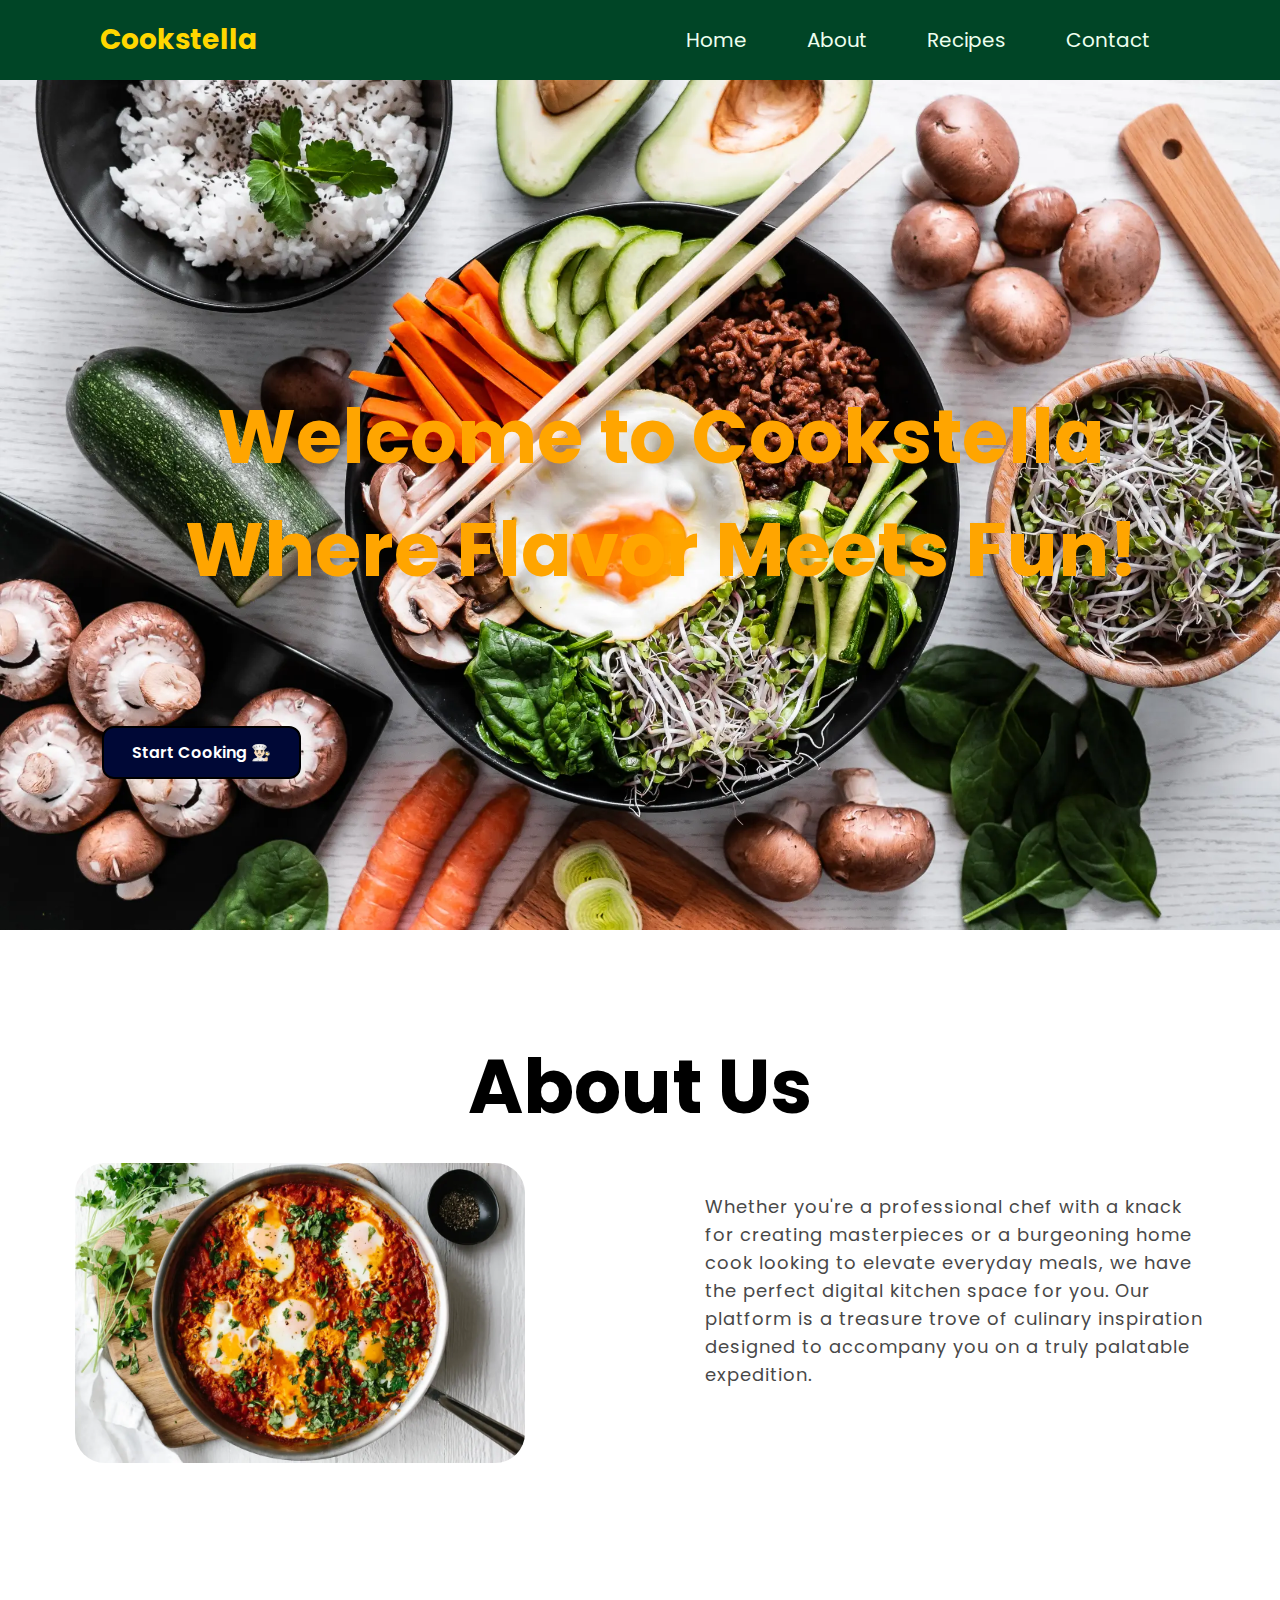
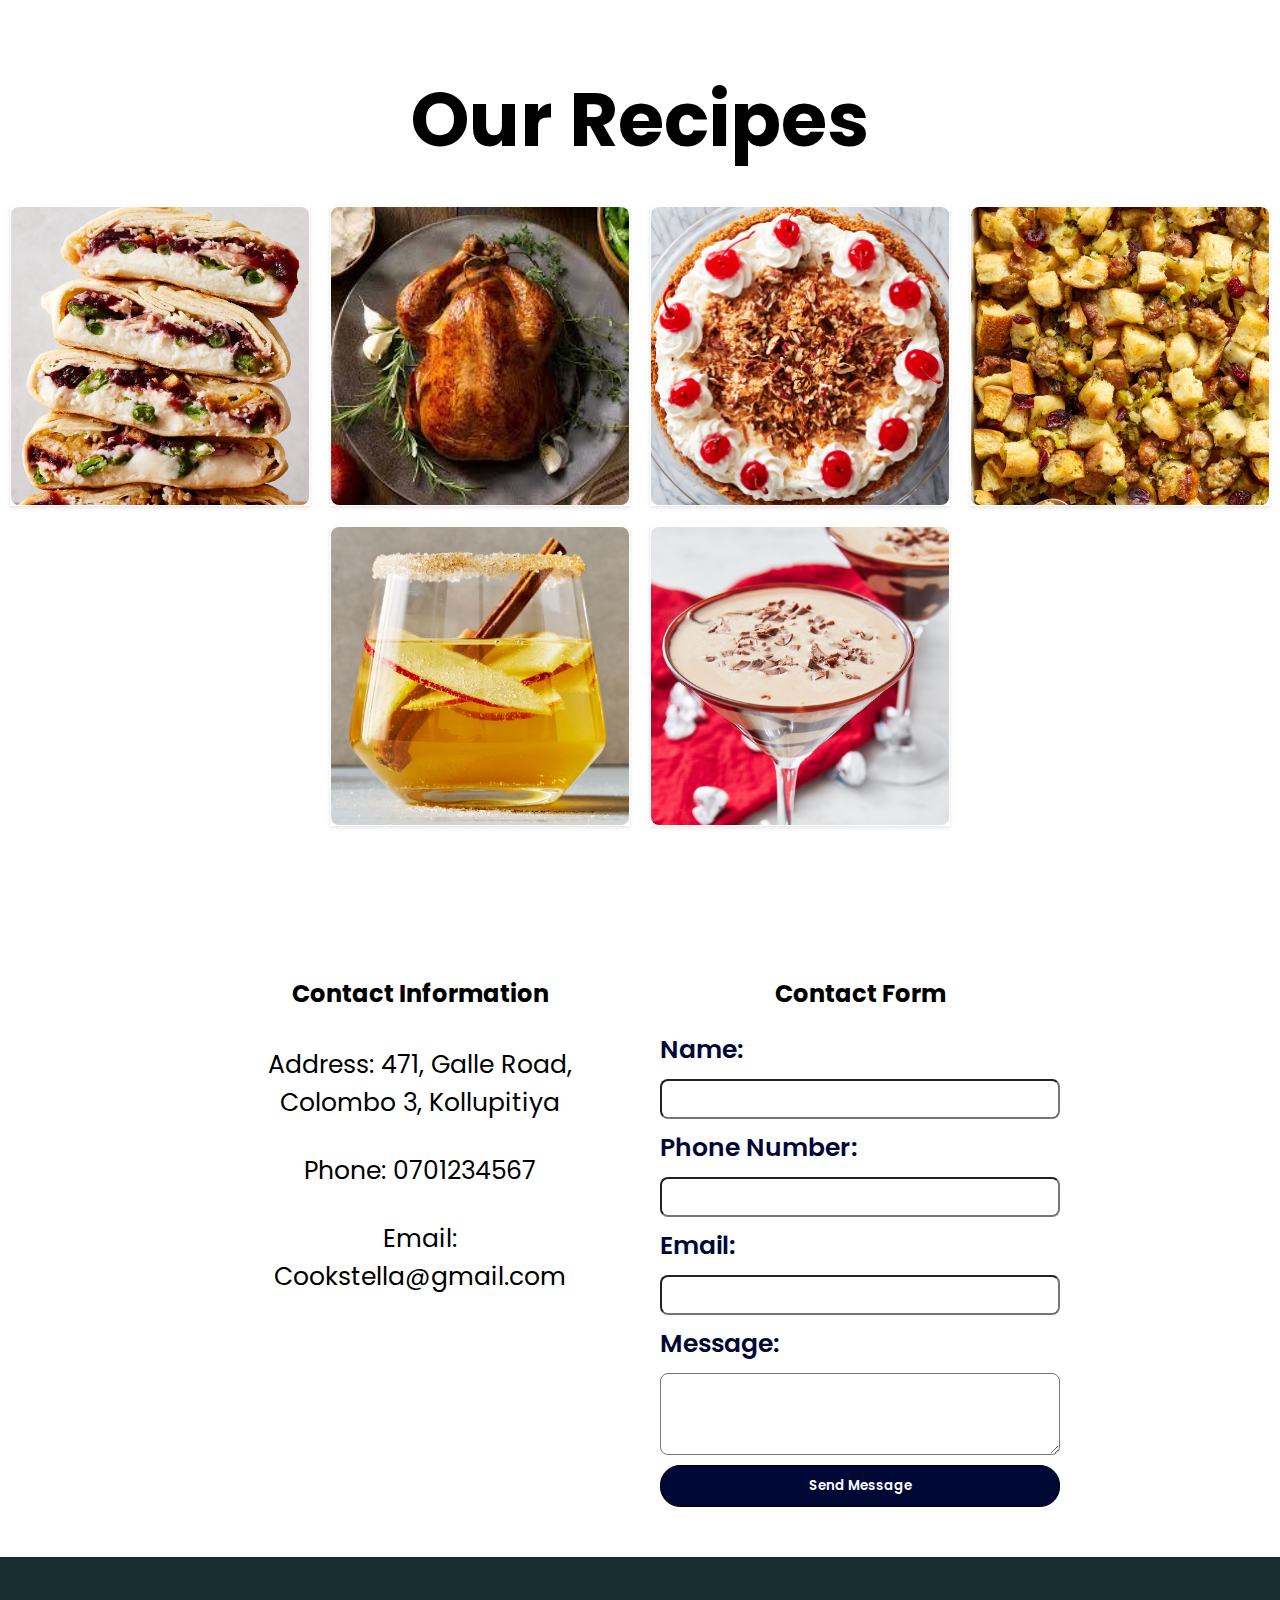
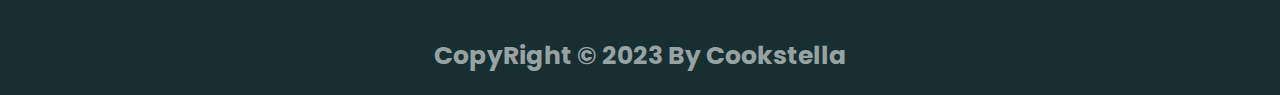
<file: index.html>
<!DOCTYPE html>
<html lang="en">
  <head>
    <meta charset="UTF-8" />
    <meta name="viewport" content="width=device-width, initial-scale=1.0" />
    <link rel="preconnect" href="https://fonts.googleapis.com" />
    <link rel="preconnect" href="https://fonts.gstatic.com" crossorigin />
    <link
      href="https://fonts.googleapis.com/css2?family=Poppins:wght@200;300;400;500;600;700;800;900&display=swap"
      rel="stylesheet"
    />
    <link
      rel="stylesheet"
      href="https://cdnjs.cloudflare.com/ajax/libs/font-awesome/6.4.0/css/all.min.css"
      integrity="sha512-iecdLmaskl7CVkqkXNQ/ZH/XLlvWZOJyj7Yy7tcenmpD1ypASozpmT/E0iPtmFIB46ZmdtAc9eNBvH0H/ZpiBw=="
      crossorigin="anonymous"
      referrerpolicy="no-referrer"
    />
    <link rel="icon" type="image/x-icon" href="/images/favicon.ico">

    <link rel="stylesheet" href="./style.css" />
    <title>Cookstella</title>
  </head>
  <body>
    <header>
      <div class="logo">Cookstella</div>
      <div class="nav-bar">
        <ul>
          <li><a href="#Home">Home</a></li>
          <li><a href="#About">About</a></li>
          <li><a href="#Recipes">Recipes</a></li>
          <li><a href="#Contact">Contact</a></li>
        </ul>
      </div>
    </header>
    <div class="home-page">
      <div class="content">
        <h1>Welcome to Cookstella  Where Flavor Meets Fun!</h1>
        <div class="btn"><a href="#Recipes">Start Cooking 👨🏻‍🍳</a></div>
      </div>
    </div>

    <section class="about" id="About">
      <h2>About Us</h2>
      <div class="about-content">
        <img src="./assets/About.webp" alt="" />
        <div class="about-text">
          <p>
            Whether you're a professional chef with a knack for creating masterpieces or a burgeoning home cook looking to elevate everyday meals, we have the perfect digital kitchen space for you. Our platform is a treasure trove of culinary inspiration designed to accompany you on a truly palatable expedition.
          </p>
        </div>
      </div>
    </section>

    <div class="recipe" id="Recipes">
      <h2>Our Recipes</h2>
      <div class="recipe-box">
        <div class="card">
          <img src="./assets/image1.jpg" alt="Crunchwrap" />
          <div class="content">
            <h3>Crunchwrap Recipe</h3>
            <p>
              Tasty, portable tortilla bundle with layers of savory fillings.
            </p>
            <button>
              <a href="./Crunchwrap.html" target="_blank">View Recipe</a>
            </button>
          </div>
        </div>
        <div class="card">
          <img src="./assets/image2.jpg" alt="Turkey Recipes" />
          <div class="content">
            <h3>Turkey Recipes</h3>
            <p>
              Roasted turkey, herbs, and spices create a flavorful holiday
              centerpiece.
            </p>
            <button>
              <a href="./Turkey.html" target="_blank">View Recipe</a>
            </button>
          </div>
        </div>
        <div class="card">
          <img
            src="./assets/image3.jpg"
            alt="Million-Dollar Pie
          "
          />
          <div class="content">
            <h3>Million-Dollar Pie</h3>
            <p>
              Decadent, creamy pie with pineapple, coconut, and a graham crust.
            </p>
            <button>
              <a href="./Million-Dollar-Pie.html" target="_blank"
                >View Recipe</a
              >
            </button>
          </div>
        </div>
        <div class="card">
          <img
            src="./assets/image4.jpg"
            alt="Sausage Stuffing
          "
          />
          <div class="content">
            <h3>Sausage Stuffing</h3>
            <p>
              Savory blend of sausage, herbs, and bread for classic holiday
              stuffing.
            </p>
            <button>
              <a href="./Sausage_Stuffing.html" target="_blank">View Recipe</a>
            </button>
          </div>
        </div>
        <div class="card">
          <img
            src="./assets/image5.jpg"
            alt="Sparkling Apple Cider Sangria
          "
          />
          <div class="content">
            <h3>Sparkling Apple Cider Sangria</h3>
            <p>
              Envision an effervescent and fruity sangria</p>
            <button>
              <a href="./Apple .html" target="_blank">View Recipe</a>
            </button>
          </div>
        </div>
        <div class="card">
          <img
            src="./assets/image6.jpg"
            alt="Chocolate Martini
          "
          />
          <div class="content">
            <h3>Chocolate Martini</h3>
            <p>
              Indulgent cocktail blending vodka, chocolate liqueur, and a sweet
              garnish.
            </p>
            <button>
              <a href="./Chocolate_Martini.html" target="_blank">View Recipe</a>
            </button>
          </div>
        </div>
      </div>
    </div>

    <div class="contact" id="Contact">
      <div class="contact-info">
        <h2>Contact Information</h2>
        <p><span>Address:</span> 471, Galle Road, Colombo 3, Kollupitiya</p>
        <p><span>Phone:</span> 0701234567</p>
        <p><span>Email:</span> Cookstella@gmail.com</p>
      </div>
      <div class="contact-form">
        <h2>Contact Form</h2>
        <form method="post">
          <label for="name">Name:</label>
          <input type="text" name="name" id="name" required />
          <label for="Phone">Phone Number:</label>
          <input type="text" name="name" id="name" required />
          <label for="email">Email:</label>
          <input type="email" name="email" id="email" required />
          <label for="message">Message:</label>
          <textarea name="message" id="message" required></textarea>
          <button type="submit">Send Message</button>
        </form>
      </div>
    </div>
    <footer>
      <div class="social-icons">
        <a href="#" class="social-icon"> <i class="fab fa-facebook"></i> </a>
        <a href="#" class="social-icon"> <i class="fab fa-twitter"></i> </a>
        <a href="#" class="social-icon"> <i class="fab fa-instagram"></i> </a>
      </div>
      <h5>CopyRight © 2023 By Cookstella </h5>

    </footer>
  </body>
</html>
</file>
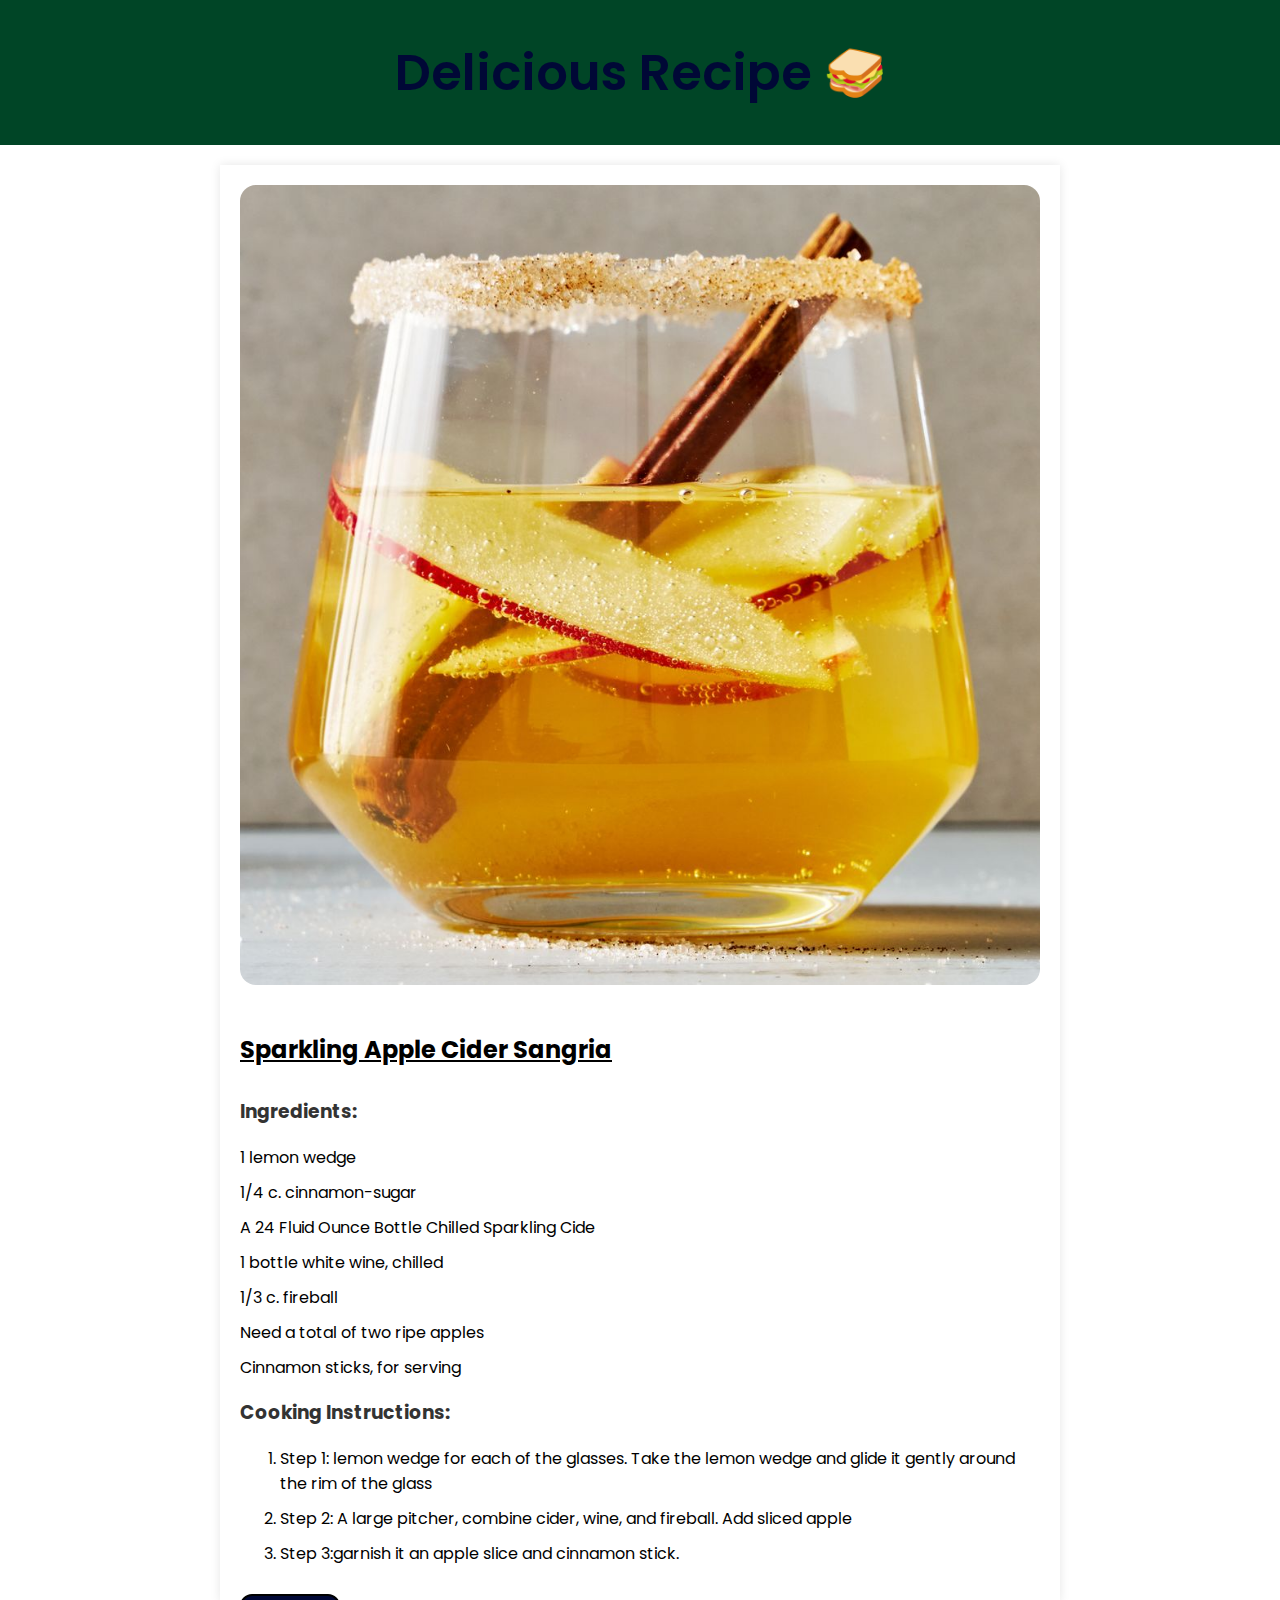
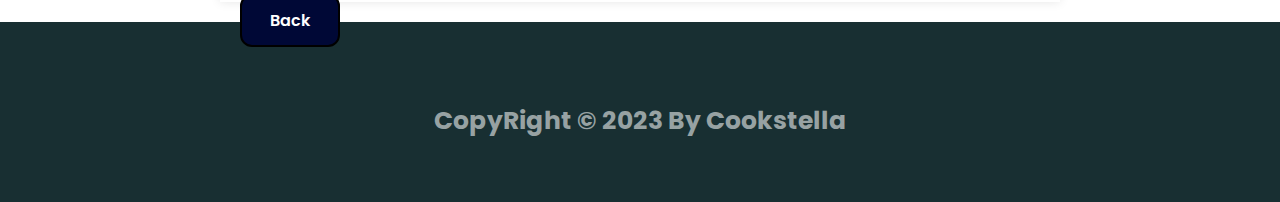
<file: Apple .html>
<!DOCTYPE html>
<html lang="en">
  <head>
    <meta charset="UTF-8" />
    <meta name="viewport" content="width=device-width, initial-scale=1.0" />
    <link rel="preconnect" href="https://fonts.googleapis.com" />
    <link rel="preconnect" href="https://fonts.gstatic.com" crossorigin />
    <link
      href="https://fonts.googleapis.com/css2?family=Poppins:wght@200;300;400;500;600;700;800;900&display=swap"
      rel="stylesheet"
    />
    <link
      rel="stylesheet"
      href="https://cdnjs.cloudflare.com/ajax/libs/font-awesome/6.4.0/css/all.min.css"
      integrity="sha512-iecdLmaskl7CVkqkXNQ/ZH/XLlvWZOJyj7Yy7tcenmpD1ypASozpmT/E0iPtmFIB46ZmdtAc9eNBvH0H/ZpiBw=="
      crossorigin="anonymous"
      referrerpolicy="no-referrer"
    />
    <link rel="icon" type="image/x-icon" href="/images/favicon.ico" />
    <link rel="stylesheet" href="./style2.css" />
    <title>Recipe Page</title>
  </head>
  <body>
    <header>
      <h1>Delicious Recipe 🥪</h1>
    </header>

    <div class="recipe-container">
      <img
        src="./assets/image5.jpg"
        alt="Sparkling Apple Cider Sangria
      "
      />

      <h2>Sparkling Apple Cider Sangria</h2>

      <h3>Ingredients:</h3>
      <ul>
        <li>1 lemon wedge</li>
        <li>1/4 c. cinnamon-sugar</li>
        <li>A 24 Fluid Ounce Bottle Chilled Sparkling Cide</li>
        <li>1 bottle white wine, chilled</li>
        <li>1/3 c. fireball</li>
        <li>Need a total of two ripe apples</li>
        <li>Cinnamon sticks, for serving</li>
      </ul>

      <h3>Cooking Instructions:</h3>
      <ol>
        <li>
          Step 1: lemon wedge for each of the glasses. Take the lemon wedge and
          glide it gently around the rim of the glass
        </li>
        <li>
          Step 2: A large pitcher, combine cider, wine, and fireball. Add sliced
          apple
        </li>
        <li>Step 3:garnish it an apple slice and cinnamon stick.</li>
      </ol>
      <div class="btn"><a href="./index.html">Back</a></div>
    </div>
    <footer>
      <div class="social-icons">
        <a href="#" class="social-icon"> <i class="fab fa-facebook"></i> </a>
        <a href="#" class="social-icon"> <i class="fab fa-twitter"></i> </a>
        <a href="#" class="social-icon"> <i class="fab fa-instagram"></i> </a>
      </div>
      <h5>CopyRight © 2023 By Cookstella</h5>
    </footer>
  </body>
</html>
</file>
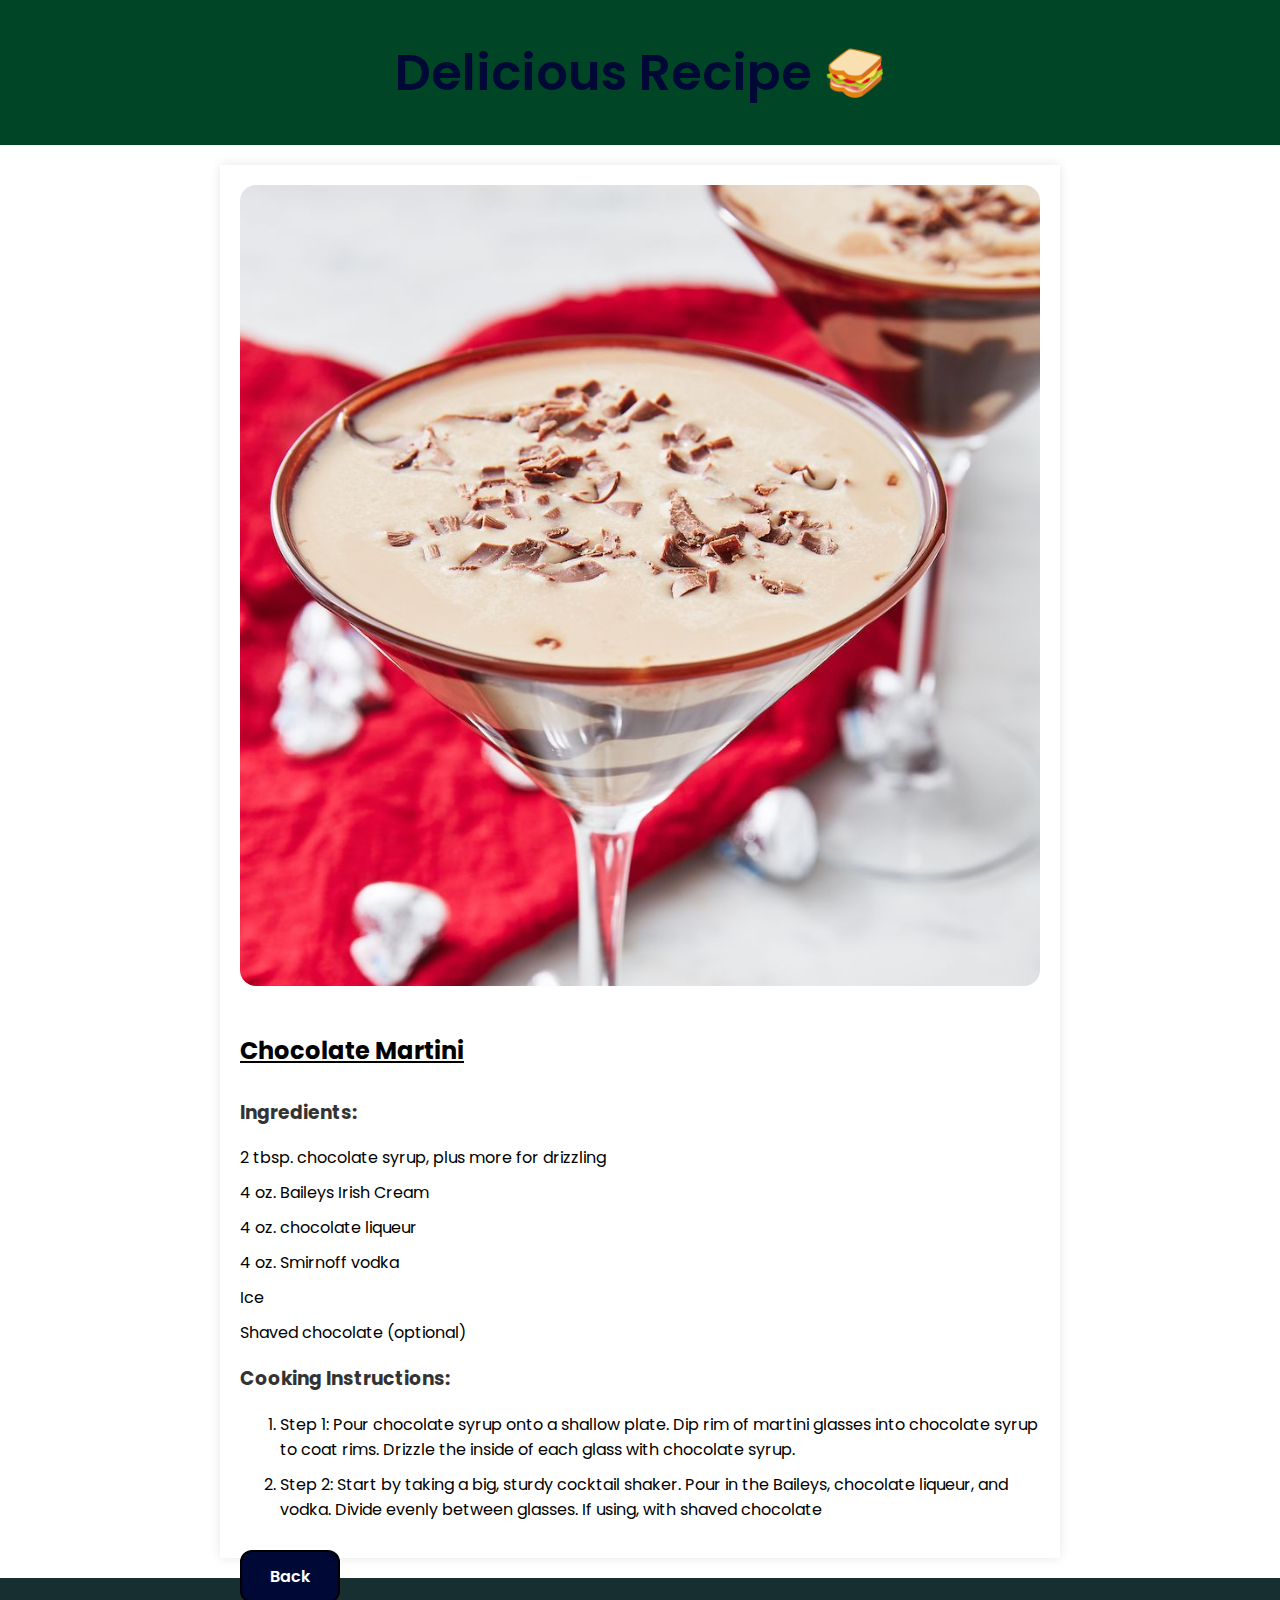
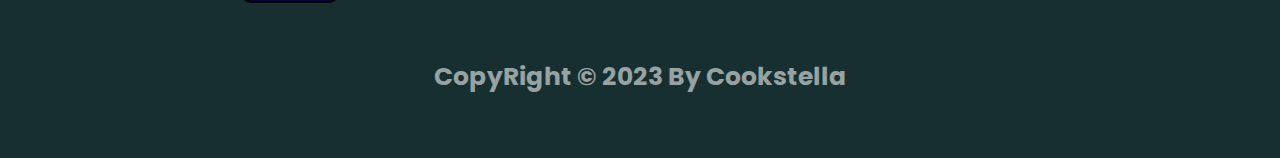
<file: Chocolate_Martini.html>
<!DOCTYPE html>
<html lang="en">
  <head>
    <meta charset="UTF-8" />
    <meta name="viewport" content="width=device-width, initial-scale=1.0" />
    <link rel="preconnect" href="https://fonts.googleapis.com" />
    <link rel="preconnect" href="https://fonts.gstatic.com" crossorigin />
    <link
      href="https://fonts.googleapis.com/css2?family=Poppins:wght@200;300;400;500;600;700;800;900&display=swap"
      rel="stylesheet"
    />
    <link
      rel="stylesheet"
      href="https://cdnjs.cloudflare.com/ajax/libs/font-awesome/6.4.0/css/all.min.css"
      integrity="sha512-iecdLmaskl7CVkqkXNQ/ZH/XLlvWZOJyj7Yy7tcenmpD1ypASozpmT/E0iPtmFIB46ZmdtAc9eNBvH0H/ZpiBw=="
      crossorigin="anonymous"
      referrerpolicy="no-referrer"
    />
    <link rel="icon" type="image/x-icon" href="/images/favicon.ico" />
    <link rel="stylesheet" href="./style2.css" />
    <link rel="stylesheet" href="./style2.css" />
    <title>Recipe Page</title>
  </head>
  <body>
    <header>
      <h1>Delicious Recipe 🥪</h1>
    </header>

    <div class="recipe-container">
      <img
        src="./assets/image6.jpg"
        alt="Chocolate Martini

      "
      />

      <h2>Chocolate Martini</h2>

      <h3>Ingredients:</h3>
      <ul>
        <li>2 tbsp. chocolate syrup, plus more for drizzling</li>
        <li>4 oz. Baileys Irish Cream</li>
        <li>4 oz. chocolate liqueur</li>
        <li>4 oz. Smirnoff vodka</li>
        <li>Ice</li>
        <li>Shaved chocolate (optional)</li>
      </ul>

      <h3>Cooking Instructions:</h3>
      <ol>
        <li>
          Step 1: Pour chocolate syrup onto a shallow plate. Dip rim of martini
          glasses into chocolate syrup to coat rims. Drizzle the inside of each
          glass with chocolate syrup.
        </li>
        <li>
          Step 2: Start by taking a big, sturdy cocktail shaker. Pour in the
          Baileys, chocolate liqueur, and vodka. Divide evenly between glasses.
          If using, with shaved chocolate
        </li>
      </ol>
      <div class="btn"><a href="./index.html">Back</a></div>
    </div>
    <footer>
      <div class="social-icons">
        <a href="#" class="social-icon"> <i class="fab fa-facebook"></i> </a>
        <a href="#" class="social-icon"> <i class="fab fa-twitter"></i> </a>
        <a href="#" class="social-icon"> <i class="fab fa-instagram"></i> </a>
      </div>
      <h5>CopyRight © 2023 By Cookstella</h5>
    </footer>
  </body>
</html>
</file>
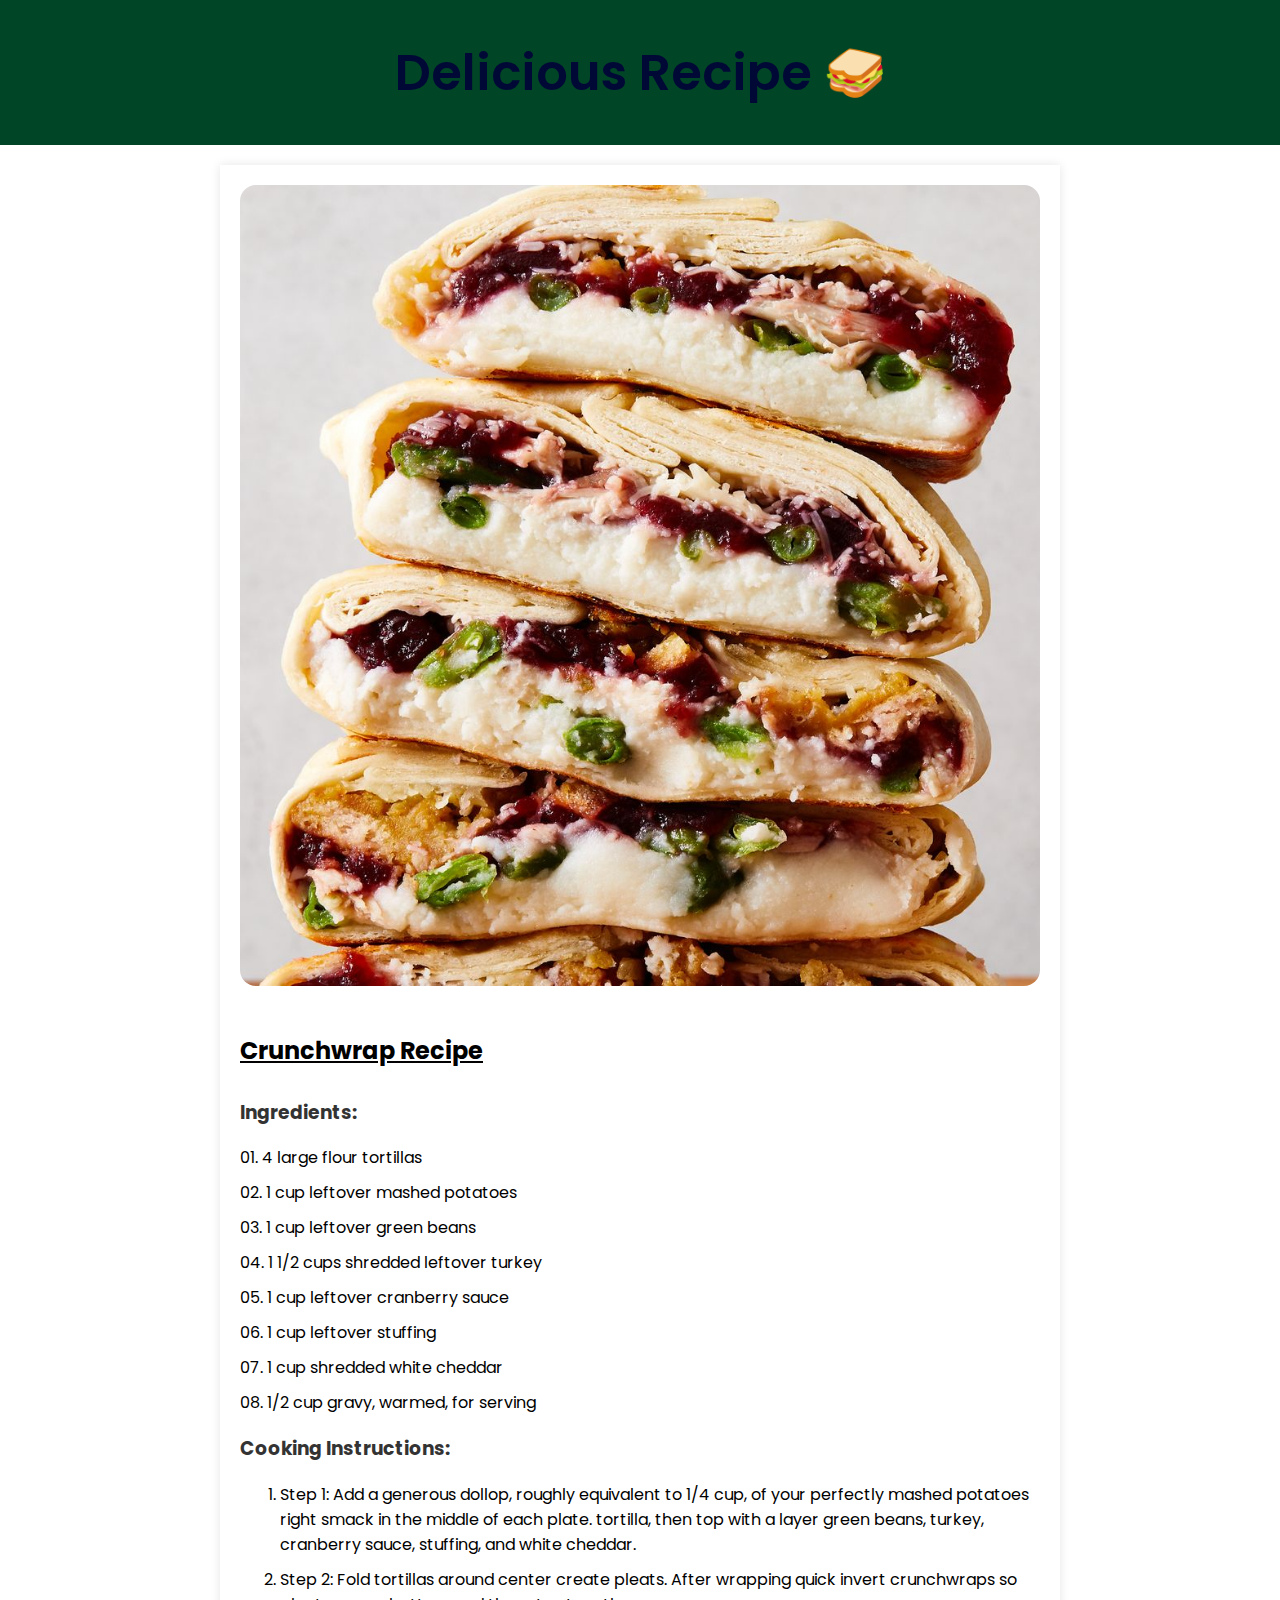
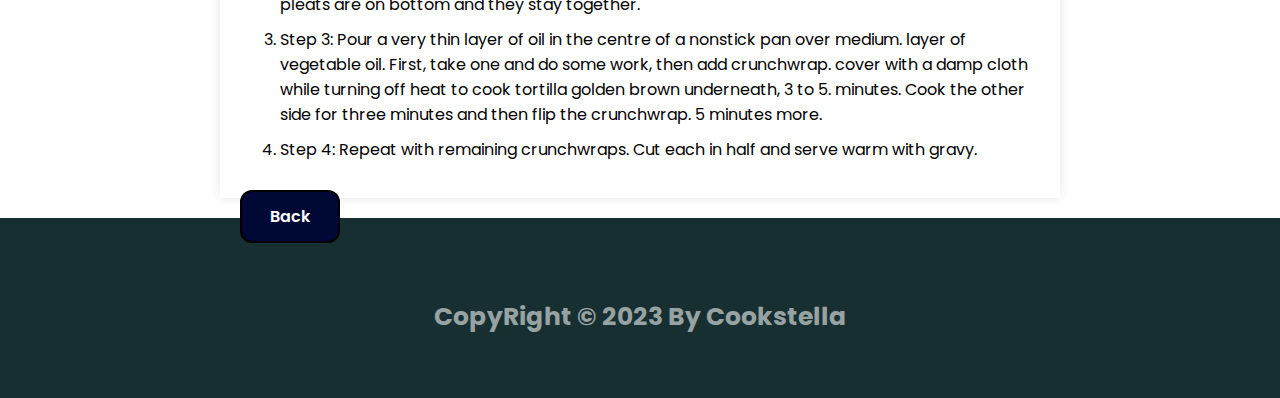
<file: Crunchwrap.html>
<!DOCTYPE html>
<html lang="en">
  <head>
    <meta charset="UTF-8" />
    <meta name="viewport" content="width=device-width, initial-scale=1.0" />
    <link rel="preconnect" href="https://fonts.googleapis.com" />
    <link rel="preconnect" href="https://fonts.gstatic.com" crossorigin />
    <link
      href="https://fonts.googleapis.com/css2?family=Poppins:wght@200;300;400;500;600;700;800;900&display=swap"
      rel="stylesheet"
    />
    <link
      rel="stylesheet"
      href="https://cdnjs.cloudflare.com/ajax/libs/font-awesome/6.4.0/css/all.min.css"
      integrity="sha512-iecdLmaskl7CVkqkXNQ/ZH/XLlvWZOJyj7Yy7tcenmpD1ypASozpmT/E0iPtmFIB46ZmdtAc9eNBvH0H/ZpiBw=="
      crossorigin="anonymous"
      referrerpolicy="no-referrer"
    />
    <link rel="icon" type="image/x-icon" href="/images/favicon.ico" />
    <link rel="stylesheet" href="./style2.css" />
    <link rel="stylesheet" href="./style2.css" />
    <title>Recipe Page</title>
  </head>
  <body>
    <header>
      <h1>Delicious Recipe 🥪</h1>
    </header>

    <div class="recipe-container">
      <img src="./assets/image1.jpg" alt="Crunchwrap Recipe" />

      <h2>Crunchwrap Recipe</h2>

      <h3>Ingredients:</h3>
      <ul>
        <li>01. 4 large flour tortillas</li>
        <li>02. 1 cup leftover mashed potatoes</li>
        <li>03. 1 cup leftover green beans</li>
        <li>04. 1 1/2 cups shredded leftover turkey</li>
        <li>05. 1 cup leftover cranberry sauce</li>
        <li>06. 1 cup leftover stuffing</li>
        <li>07. 1 cup shredded white cheddar</li>
        <li>08. 1/2 cup gravy, warmed, for serving</li>
      </ul>

      <h3>Cooking Instructions:</h3>
      <ol>
        <li>
          Step 1: Add a generous dollop, roughly equivalent to 1/4 cup, of your
          perfectly mashed potatoes right smack in the middle of each plate.
          tortilla, then top with a layer green beans, turkey, cranberry sauce,
          stuffing, and white cheddar.
        </li>
        <li>
          Step 2: Fold tortillas around center create pleats. After wrapping
          quick invert crunchwraps so pleats are on bottom and they stay
          together.
        </li>
        <li>
          Step 3: Pour a very thin layer of oil in the centre of a nonstick pan
          over medium. layer of vegetable oil. First, take one and do some work,
          then add crunchwrap. cover with a damp cloth while turning off heat to
          cook tortilla golden brown underneath, 3 to 5. minutes. Cook the other
          side for three minutes and then flip the crunchwrap. 5 minutes more.
        </li>
        <li>
          Step 4: Repeat with remaining crunchwraps. Cut each in half and serve
          warm with gravy.
        </li>
      </ol>
      <div class="btn"><a href="./index.html">Back</a></div>
    </div>
    <footer>
      <div class="social-icons">
        <a href="#" class="social-icon"> <i class="fab fa-facebook"></i> </a>
        <a href="#" class="social-icon"> <i class="fab fa-twitter"></i> </a>
        <a href="#" class="social-icon"> <i class="fab fa-instagram"></i> </a>
      </div>
      <h5>CopyRight © 2023 By Cookstella</h5>
    </footer>
  </body>
</html>
</file>
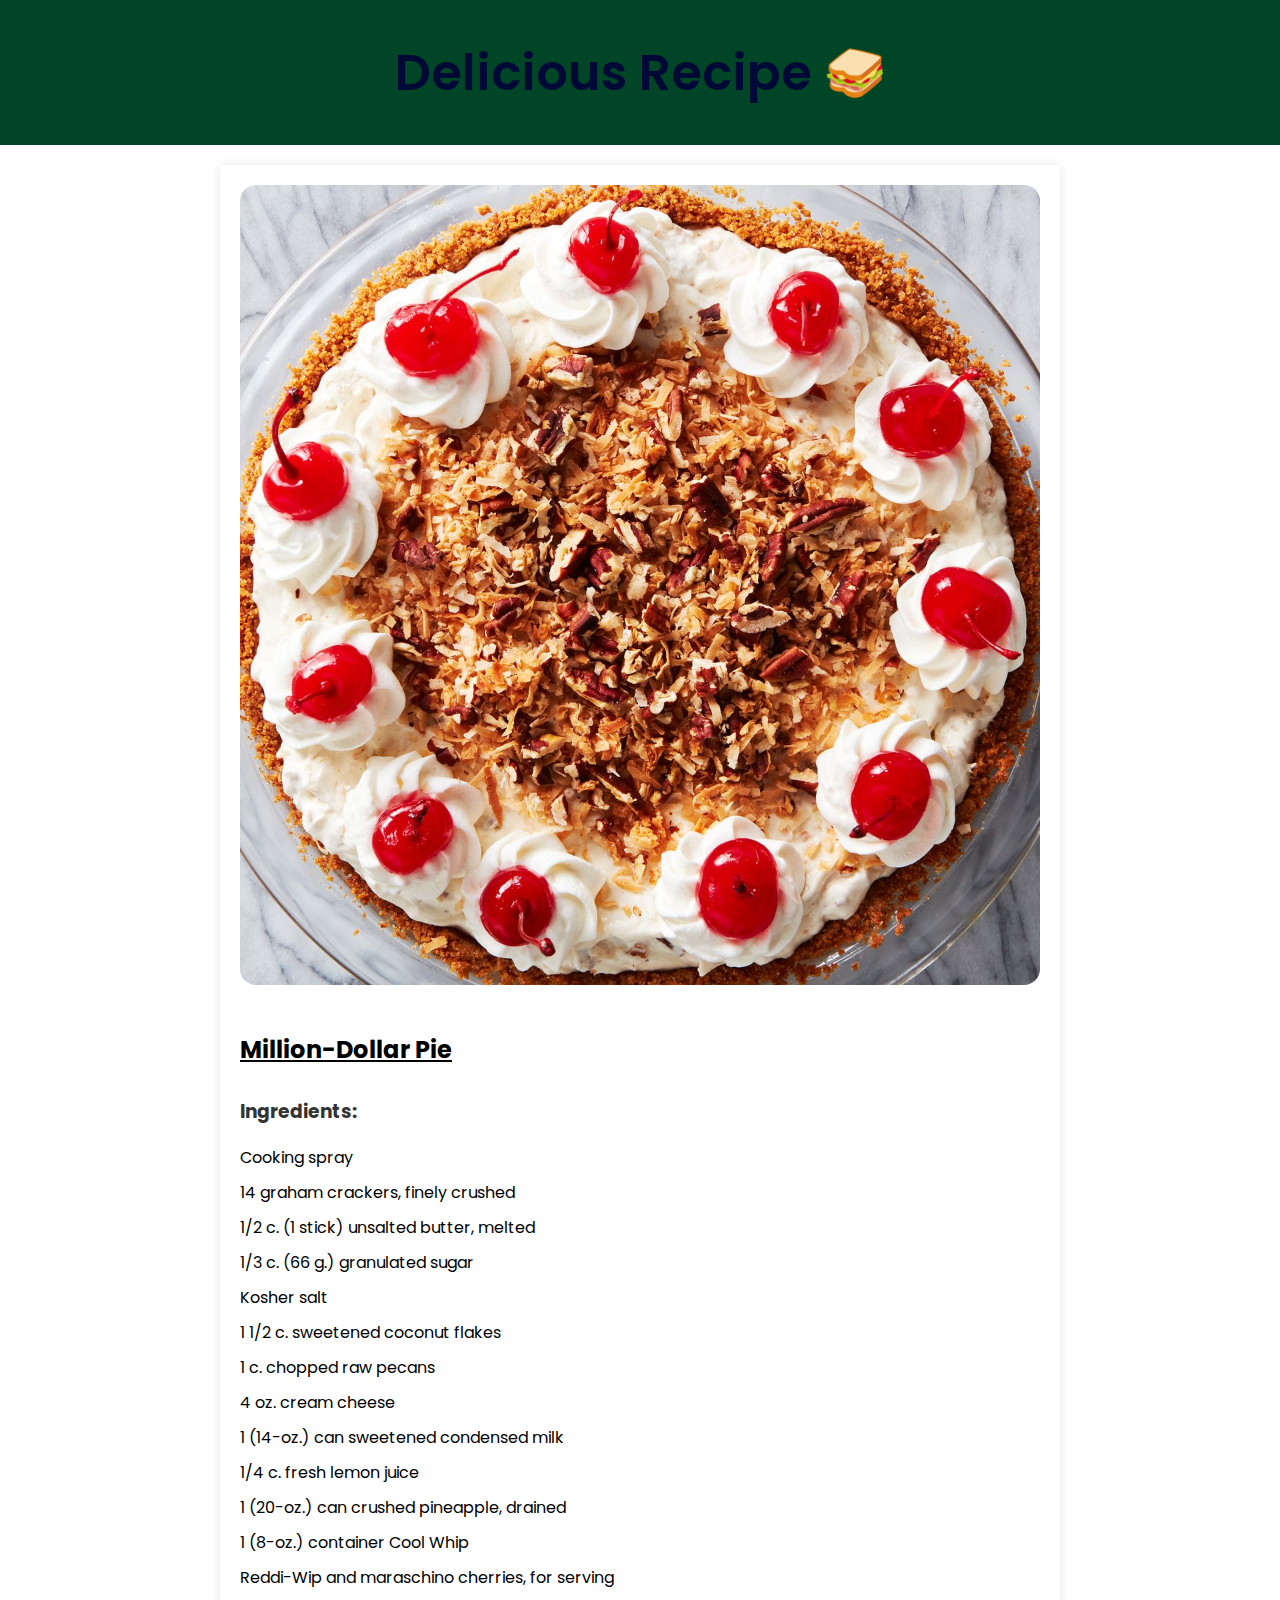
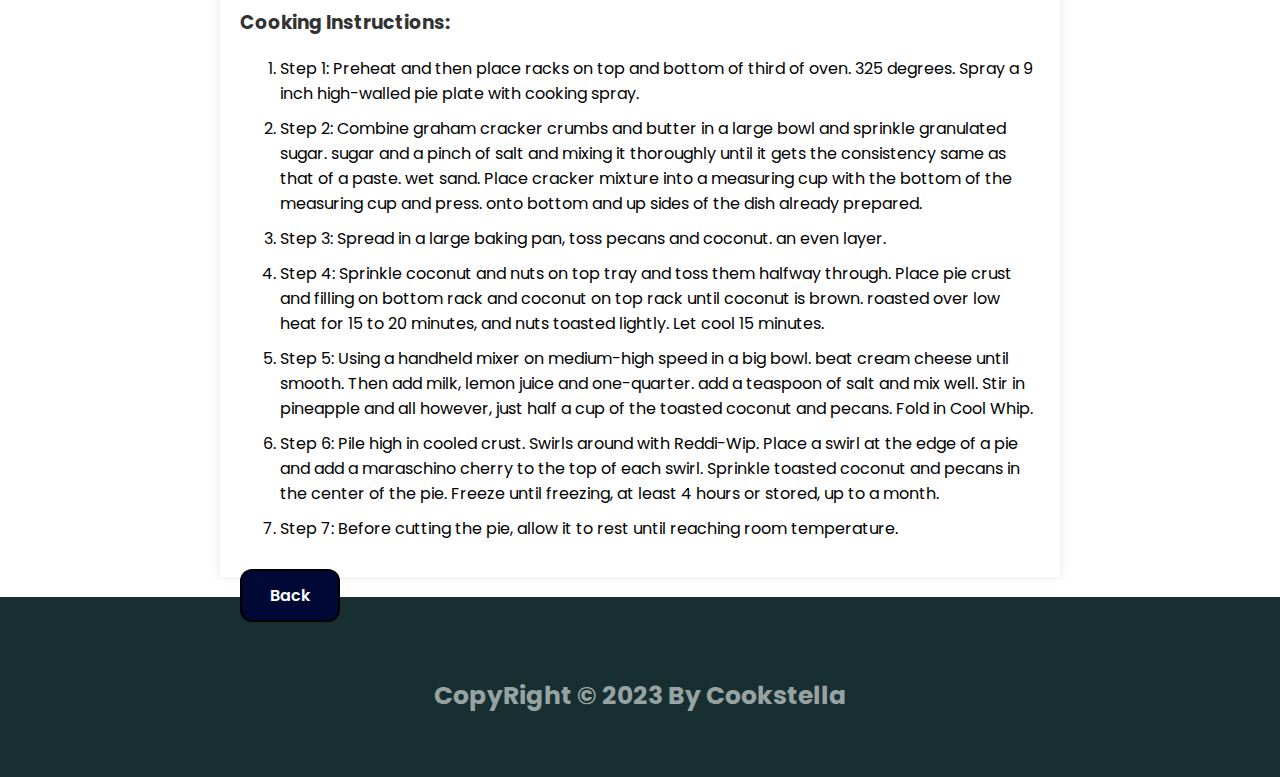
<file: Million-Dollar-Pie.html>
<!DOCTYPE html>
<html lang="en">
  <head>
    <meta charset="UTF-8" />
    <meta name="viewport" content="width=device-width, initial-scale=1.0" />
    <link rel="preconnect" href="https://fonts.googleapis.com" />
    <link rel="preconnect" href="https://fonts.gstatic.com" crossorigin />
    <link
      href="https://fonts.googleapis.com/css2?family=Poppins:wght@200;300;400;500;600;700;800;900&display=swap"
      rel="stylesheet"
    />
    <link
      rel="stylesheet"
      href="https://cdnjs.cloudflare.com/ajax/libs/font-awesome/6.4.0/css/all.min.css"
      integrity="sha512-iecdLmaskl7CVkqkXNQ/ZH/XLlvWZOJyj7Yy7tcenmpD1ypASozpmT/E0iPtmFIB46ZmdtAc9eNBvH0H/ZpiBw=="
      crossorigin="anonymous"
      referrerpolicy="no-referrer"
    />
    <link rel="icon" type="image/x-icon" href="/images/favicon.ico" />
    <link rel="stylesheet" href="./style2.css" />
    <link rel="stylesheet" href="./style2.css" />
    <title>Recipe Page</title>
  </head>
  <body>
    <header>
      <h1>Delicious Recipe 🥪</h1>
    </header>

    <div class="recipe-container">
      <img src="./assets/image3.jpg" alt="Million-Dollar Pie" />

      <h2>Million-Dollar Pie</h2>

      <h3>Ingredients:</h3>
      <ul>
        <li>Cooking spray</li>
        <li>14 graham crackers, finely crushed</li>
        <li>1/2 c. (1 stick) unsalted butter, melted</li>
        <li>1/3 c. (66 g.) granulated sugar</li>
        <li>Kosher salt</li>
        <li>1 1/2 c. sweetened coconut flakes</li>
        <li>1 c. chopped raw pecans</li>
        <li>4 oz. cream cheese</li>
        <li>1 (14-oz.) can sweetened condensed milk</li>
        <li>1/4 c. fresh lemon juice</li>
        <li>1 (20-oz.) can crushed pineapple, drained</li>
        <li>1 (8-oz.) container Cool Whip</li>
        <li>Reddi-Wip and maraschino cherries, for serving</li>
      </ul>

      <h3>Cooking Instructions:</h3>
      <ol>
        <li>
          Step 1: Preheat and then place racks on top and bottom of third of
          oven. 325 degrees. Spray a 9 inch high-walled pie plate with cooking
          spray.
        </li>

        <li>
          Step 2: Combine graham cracker crumbs and butter in a large bowl and
          sprinkle granulated sugar. sugar and a pinch of salt and mixing it
          thoroughly until it gets the consistency same as that of a paste. wet
          sand. Place cracker mixture into a measuring cup with the bottom of
          the measuring cup and press. onto bottom and up sides of the dish
          already prepared.
        </li>
        <li>
          Step 3: Spread in a large baking pan, toss pecans and coconut. an even
          layer.
        </li>
        <li>
          Step 4: Sprinkle coconut and nuts on top tray and toss them halfway
          through. Place pie crust and filling on bottom rack and coconut on top
          rack until coconut is brown. roasted over low heat for 15 to 20
          minutes, and nuts toasted lightly. Let cool 15 minutes.
        </li>
        <li>
          Step 5: Using a handheld mixer on medium-high speed in a big bowl.
          beat cream cheese until smooth. Then add milk, lemon juice and
          one-quarter. add a teaspoon of salt and mix well. Stir in pineapple
          and all however, just half a cup of the toasted coconut and pecans.
          Fold in Cool Whip.
        </li>
        <li>
          Step 6: Pile high in cooled crust. Swirls around with Reddi-Wip. Place
          a swirl at the edge of a pie and add a maraschino cherry to the top of
          each swirl. Sprinkle toasted coconut and pecans in the center of the
          pie. Freeze until freezing, at least 4 hours or stored, up to a month.
        </li>
        <li>
          Step 7: Before cutting the pie, allow it to rest until reaching room
          temperature.
        </li>
      </ol>
      <div class="btn"><a href="./index.html">Back</a></div>
    </div>
    <footer>
      <div class="social-icons">
        <a href="#" class="social-icon"> <i class="fab fa-facebook"></i> </a>
        <a href="#" class="social-icon"> <i class="fab fa-twitter"></i> </a>
        <a href="#" class="social-icon"> <i class="fab fa-instagram"></i> </a>
      </div>
      <h5>CopyRight © 2023 By Cookstella</h5>
    </footer>
  </body>
</html>
</file>
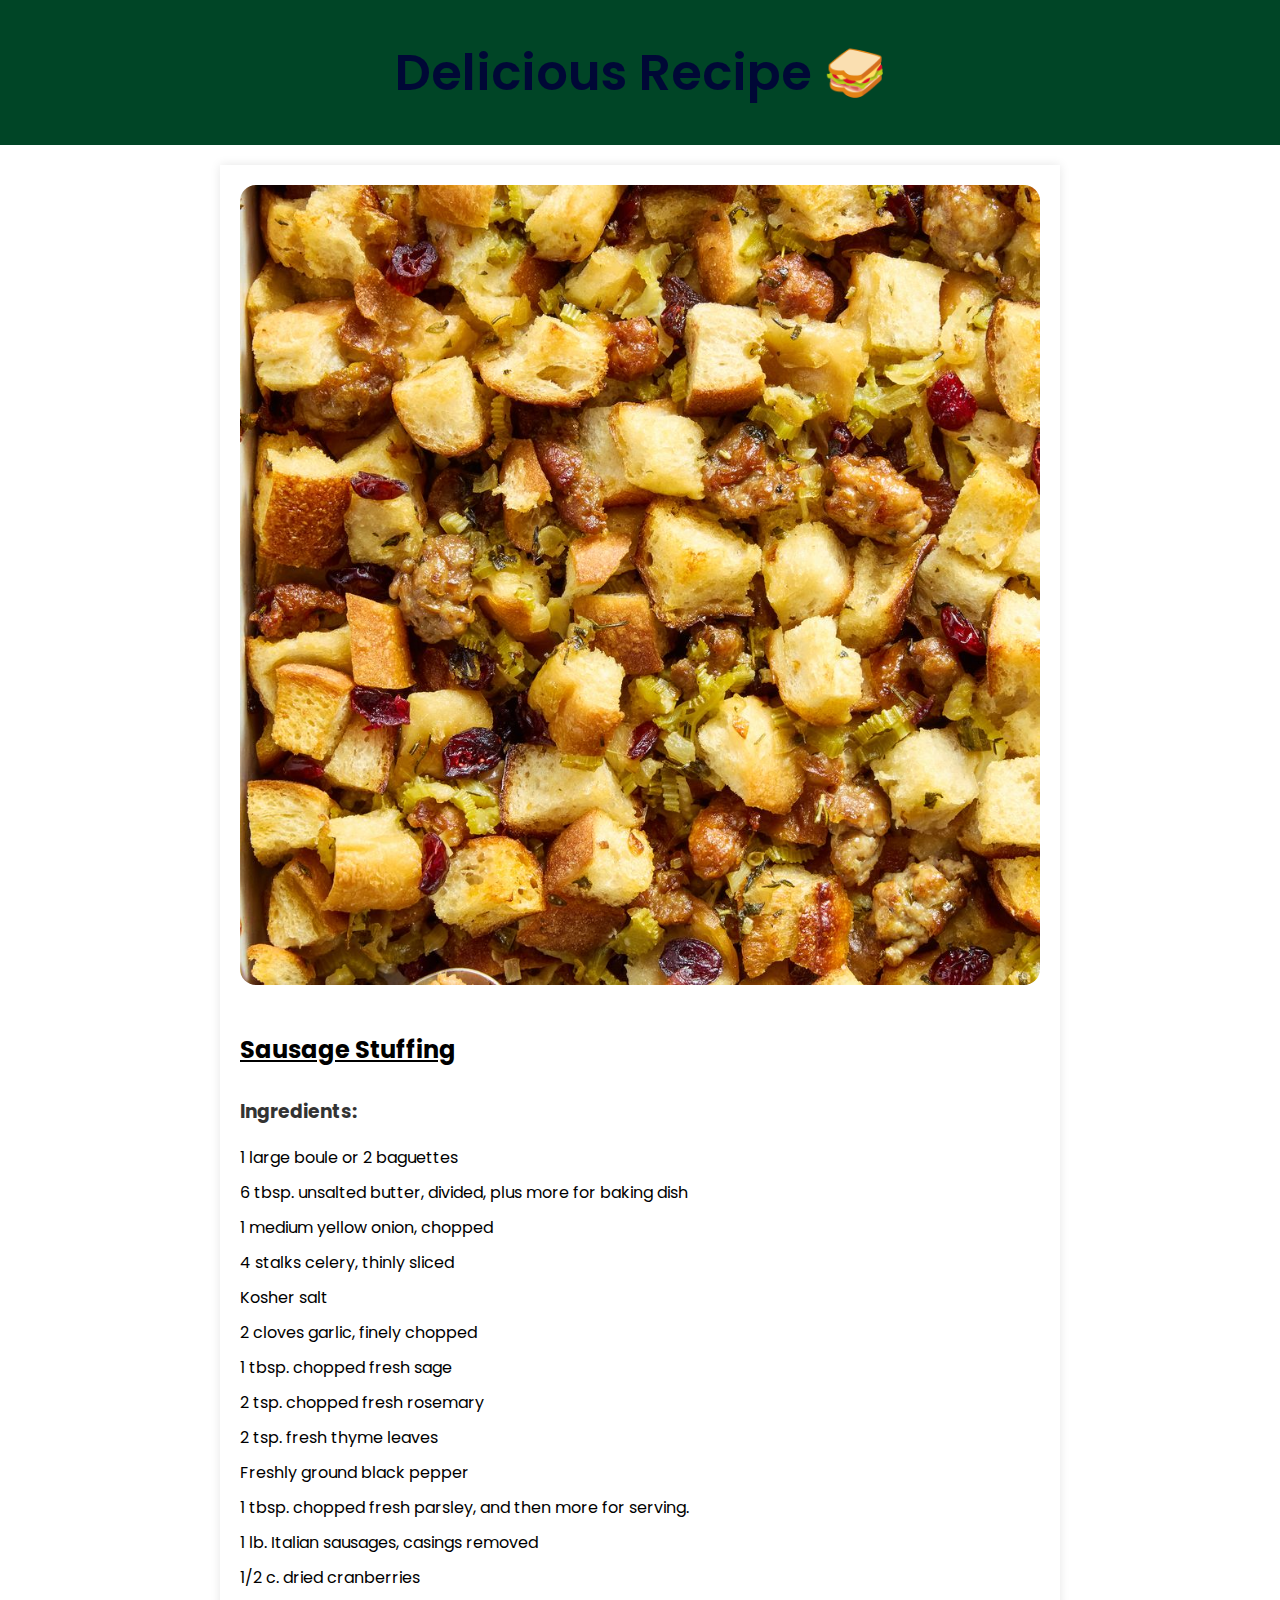
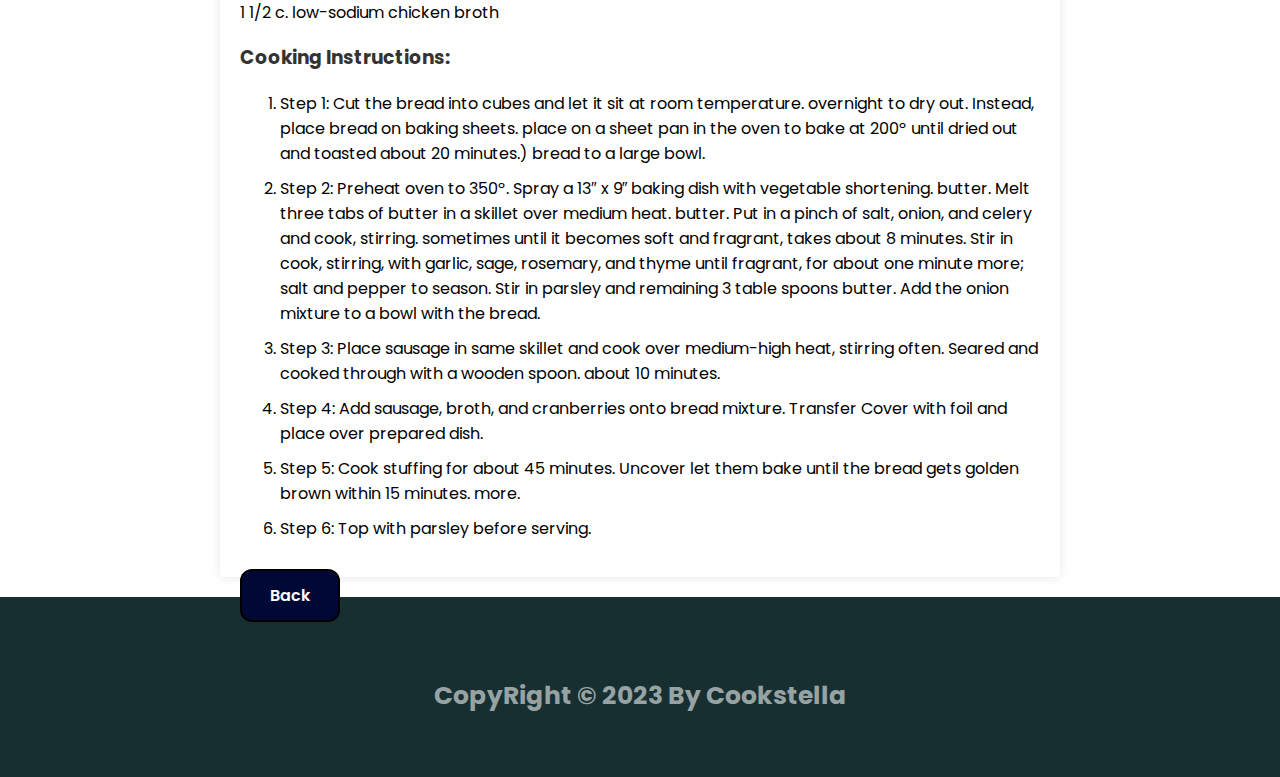
<file: Sausage_Stuffing.html>
<!DOCTYPE html>
<html lang="en">
  <head>
    <meta charset="UTF-8" />
    <meta name="viewport" content="width=device-width, initial-scale=1.0" />
    <link rel="preconnect" href="https://fonts.googleapis.com" />
    <link rel="preconnect" href="https://fonts.gstatic.com" crossorigin />
    <link
      href="https://fonts.googleapis.com/css2?family=Poppins:wght@200;300;400;500;600;700;800;900&display=swap"
      rel="stylesheet"
    />
    <link
      rel="stylesheet"
      href="https://cdnjs.cloudflare.com/ajax/libs/font-awesome/6.4.0/css/all.min.css"
      integrity="sha512-iecdLmaskl7CVkqkXNQ/ZH/XLlvWZOJyj7Yy7tcenmpD1ypASozpmT/E0iPtmFIB46ZmdtAc9eNBvH0H/ZpiBw=="
      crossorigin="anonymous"
      referrerpolicy="no-referrer"
    />
    <link rel="icon" type="image/x-icon" href="/images/favicon.ico" />
    <link rel="stylesheet" href="./style2.css" />
    <link rel="stylesheet" href="./style2.css" />
    <title>Recipe Page</title>
  </head>
  <body>
    <header>
      <h1>Delicious Recipe 🥪</h1>
    </header>

    <div class="recipe-container">
      <img
        src="./assets/image4.jpg"
        alt="Sausage Stuffing
      "
      />

      <h2>Sausage Stuffing</h2>

      <h3>Ingredients:</h3>
      <ul>
        <li>1 large boule or 2 baguettes</li>
        <li>6 tbsp. unsalted butter, divided, plus more for baking dish</li>
        <li>1 medium yellow onion, chopped</li>
        <li>4 stalks celery, thinly sliced</li>
        <li>Kosher salt</li>
        <li>2 cloves garlic, finely chopped</li>
        <li>1 tbsp. chopped fresh sage</li>
        <li>2 tsp. chopped fresh rosemary</li>
        <li>2 tsp. fresh thyme leaves</li>
        <li>Freshly ground black pepper</li>
        <li>1 tbsp. chopped fresh parsley, and then more for serving.</li>
        <li>1 lb. Italian sausages, casings removed</li>
        <li>1/2 c. dried cranberries</li>
        <li>1 1/2 c. low-sodium chicken broth</li>
      </ul>

      <h3>Cooking Instructions:</h3>
      <ol>
        <li>
          Step 1: Cut the bread into cubes and let it sit at room temperature.
          overnight to dry out. Instead, place bread on baking sheets. place on
          a sheet pan in the oven to bake at 200º until dried out and toasted
          about 20 minutes.) bread to a large bowl.
        </li>
        <li>
          Step 2: Preheat oven to 350º. Spray a 13″ x 9″ baking dish with
          vegetable shortening. butter. Melt three tabs of butter in a skillet
          over medium heat. butter. Put in a pinch of salt, onion, and celery
          and cook, stirring. sometimes until it becomes soft and fragrant,
          takes about 8 minutes. Stir in cook, stirring, with garlic, sage,
          rosemary, and thyme until fragrant, for about one minute more; salt
          and pepper to season. Stir in parsley and remaining 3 table spoons
          butter. Add the onion mixture to a bowl with the bread.
        </li>
        <li>
          Step 3: Place sausage in same skillet and cook over medium-high heat,
          stirring often. Seared and cooked through with a wooden spoon. about
          10 minutes.
        </li>
        <li>
          Step 4: Add sausage, broth, and cranberries onto bread mixture.
          Transfer Cover with foil and place over prepared dish.
        </li>
        <li>
          Step 5: Cook stuffing for about 45 minutes. Uncover let them bake
          until the bread gets golden brown within 15 minutes. more.
        </li>
        <li>Step 6: Top with parsley before serving.</li>
      </ol>
      <div class="btn"><a href="./index.html">Back</a></div>
    </div>
    <footer>
      <div class="social-icons">
        <a href="#" class="social-icon"> <i class="fab fa-facebook"></i> </a>
        <a href="#" class="social-icon"> <i class="fab fa-twitter"></i> </a>
        <a href="#" class="social-icon"> <i class="fab fa-instagram"></i> </a>
      </div>
      <h5>CopyRight © 2023 By Cookstella</h5>
    </footer>
  </body>
</html>
</file>
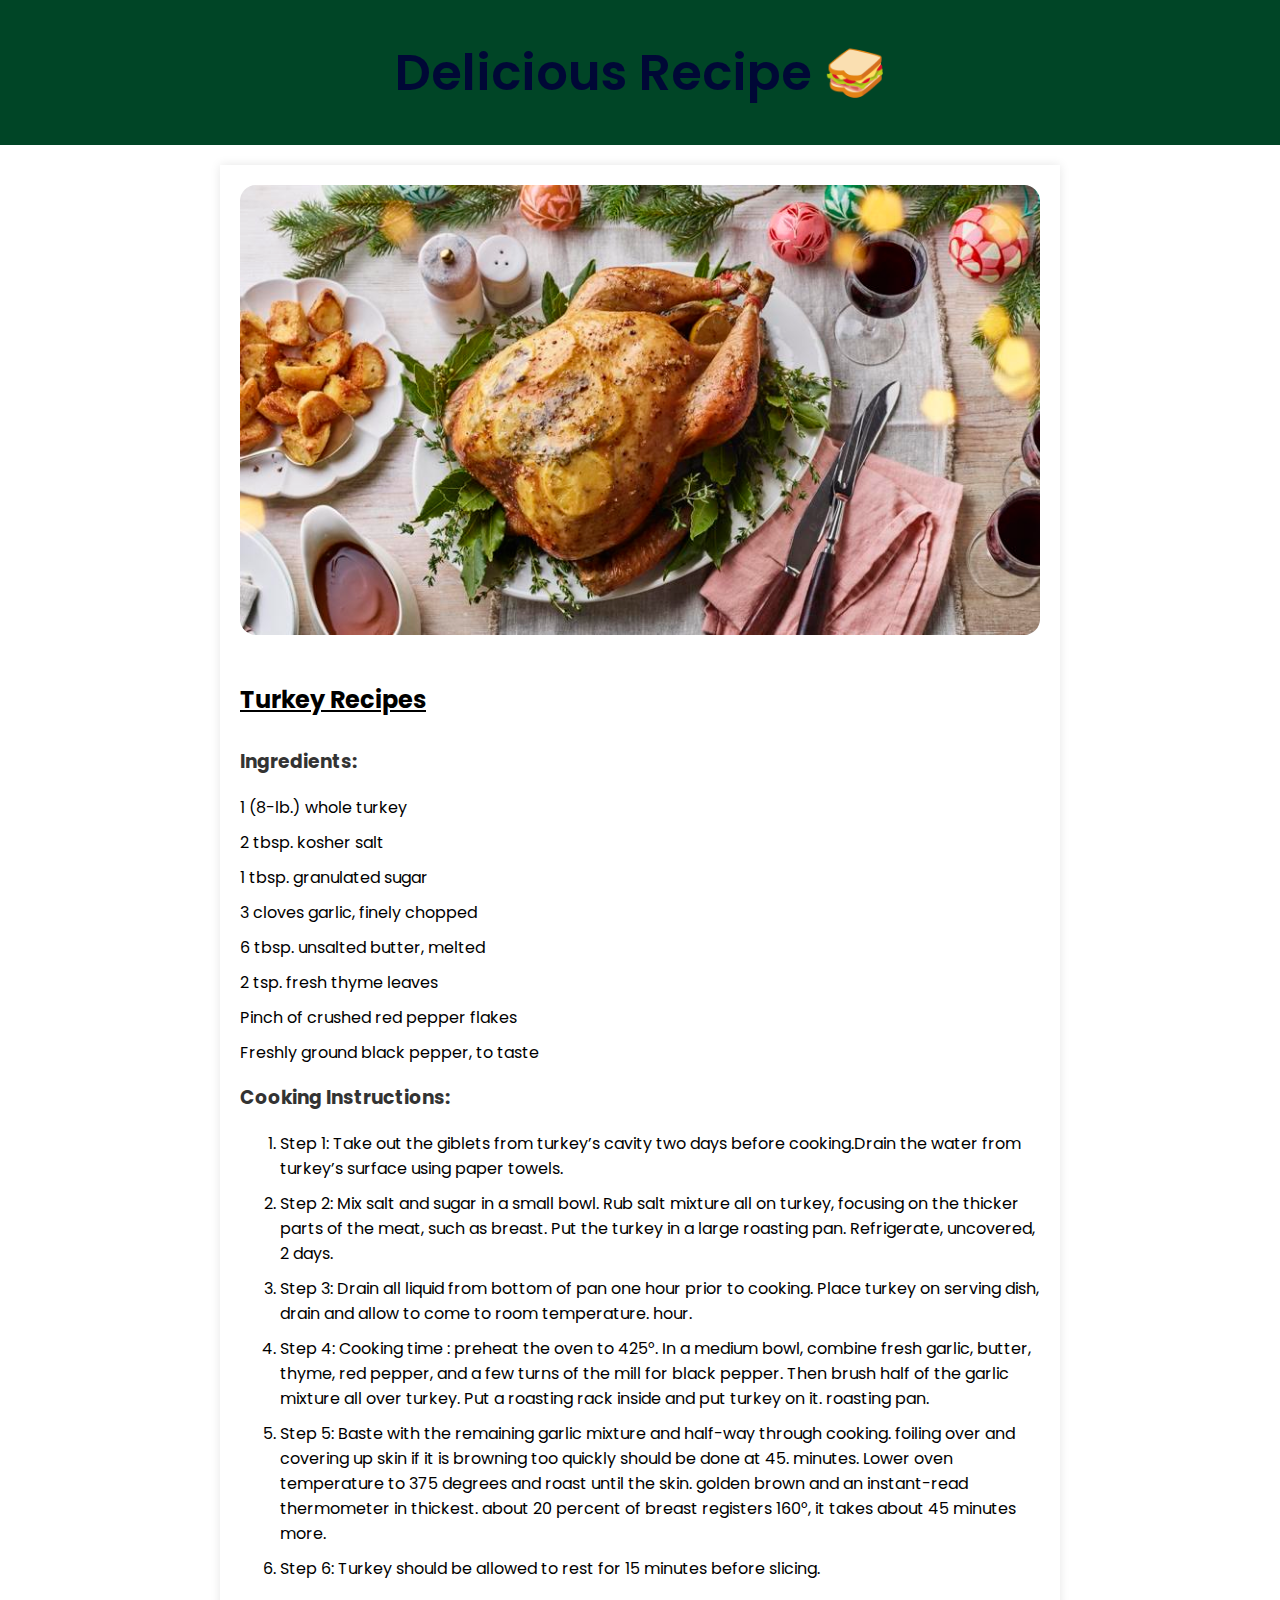
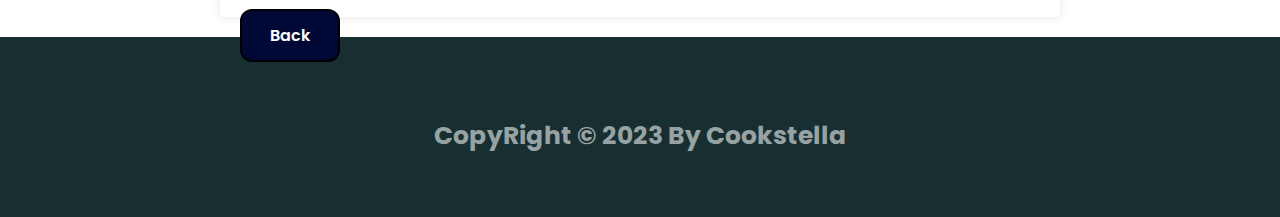
<file: Turkey.html>
<!DOCTYPE html>
<html lang="en">
  <head>
    <meta charset="UTF-8" />
    <meta name="viewport" content="width=device-width, initial-scale=1.0" />
    <link rel="preconnect" href="https://fonts.googleapis.com" />
    <link rel="preconnect" href="https://fonts.gstatic.com" crossorigin />
    <link
      href="https://fonts.googleapis.com/css2?family=Poppins:wght@200;300;400;500;600;700;800;900&display=swap"
      rel="stylesheet"
    />
    <link
      rel="stylesheet"
      href="https://cdnjs.cloudflare.com/ajax/libs/font-awesome/6.4.0/css/all.min.css"
      integrity="sha512-iecdLmaskl7CVkqkXNQ/ZH/XLlvWZOJyj7Yy7tcenmpD1ypASozpmT/E0iPtmFIB46ZmdtAc9eNBvH0H/ZpiBw=="
      crossorigin="anonymous"
      referrerpolicy="no-referrer"
    />
    <link rel="icon" type="image/x-icon" href="/images/favicon.ico" />
    <link rel="stylesheet" href="./style2.css" />
    <link rel="stylesheet" href="./style2.css" />
    <title>Recipe Page</title>
  </head>
  <body>
    <header>
      <h1>Delicious Recipe 🥪</h1>
    </header>

    <div class="recipe-container">
      <img src="./assets/image7.jpg" alt="Turkey Recipes" />

      <h2>Turkey Recipes</h2>

      <h3>Ingredients:</h3>
      <ul>
        <li>1 (8-lb.) whole turkey</li>
        <li>2 tbsp. kosher salt</li>
        <li>1 tbsp. granulated sugar</li>
        <li>3 cloves garlic, finely chopped</li>
        <li>6 tbsp. unsalted butter, melted</li>
        <li>2 tsp. fresh thyme leaves</li>
        <li>Pinch of crushed red pepper flakes</li>
        <li>Freshly ground black pepper, to taste</li>
      </ul>

      <h3>Cooking Instructions:</h3>
      <ol>
        <li>
          Step 1: Take out the giblets from turkey’s cavity two days before
          cooking.Drain the water from turkey’s surface using paper towels.
        </li>
        <li>
          Step 2: Mix salt and sugar in a small bowl. Rub salt mixture all on
          turkey, focusing on the thicker parts of the meat, such as breast. Put
          the turkey in a large roasting pan. Refrigerate, uncovered, 2 days.
        </li>
        <li>
          Step 3: Drain all liquid from bottom of pan one hour prior to cooking.
          Place turkey on serving dish, drain and allow to come to room
          temperature. hour.
        </li>
        <li>
          Step 4: Cooking time : preheat the oven to 425°. In a medium bowl,
          combine fresh garlic, butter, thyme, red pepper, and a few turns of
          the mill for black pepper. Then brush half of the garlic mixture all
          over turkey. Put a roasting rack inside and put turkey on it. roasting
          pan.
        </li>
        <li>
          Step 5: Baste with the remaining garlic mixture and half-way through
          cooking. foiling over and covering up skin if it is browning too
          quickly should be done at 45. minutes. Lower oven temperature to 375
          degrees and roast until the skin. golden brown and an instant-read
          thermometer in thickest. about 20 percent of breast registers 160°, it
          takes about 45 minutes more.
        </li>
        <li>
          Step 6: Turkey should be allowed to rest for 15 minutes before
          slicing.
        </li>
      </ol>
      <div class="btn"><a href="./index.html">Back</a></div>
    </div>
    <footer>
      <div class="social-icons">
        <a href="#" class="social-icon"> <i class="fab fa-facebook"></i> </a>
        <a href="#" class="social-icon"> <i class="fab fa-twitter"></i> </a>
        <a href="#" class="social-icon"> <i class="fab fa-instagram"></i> </a>
      </div>
      <h5>CopyRight © 2023 By Cookstella</h5>
    </footer>
  </body>
</html>
</file>
<file: style.css>
* {
  padding: 0;
  margin: 0;
  box-sizing: border-box;
  font-family: "Poppins", sans-serif;
}

header {
  width: 100%;
  height: 80px;
  display: flex;
  align-items: center;
  justify-content: space-between;
  padding: 0 100px;
  background: #004526;
}
.home-page {
  height: 850px;
  width: auto;
  background-image: url(./assets/test.webp);
  background-size: 100% 100%;
  background-position: center;
}

.logo {
  font-size: 28px;
  font-weight: bold;
  color: #ffd700;
}

.nav-bar ul {
  display: flex;
  list-style: none;
}

.nav-bar ul li a {
  display: block;
  color: #edffef;
  font-size: 20px;
  padding: 8px 25px;
  transition: 0.5s;
  margin: 0 5px;
  text-decoration: none;
}

.nav-bar ul li:hover a {
  background-color: #000836;
  border-radius: 16px;
}

.content {
  position: absolute;
  top: 40%;
  left: 8%;
}
.content h1 {
  color: orange;
  font-size: 75px;
  margin: 20px 60px 20px 0;
  text-align: center;
}

.btn {
  margin-top: 100px;
  position: absolute;
  background: #000836;
  color: #fff;
  border: 2px solid black;
  border-radius: 12px;
  font-weight: 600;
  padding: 12px 28px;
  transform: 0.4s;
  cursor: pointer;
}
.btn a {
  text-decoration: none;
  color: #fff;
}

.btn:hover {
  background-color: #ffd700;
  color: #000836;
}
.about {
  width: 100%;
  padding: 100px 0;
}

.about img {
  height: auto;
  width: 450px;
  border-radius: 30px;
}

.about-content {
  width: 1130px;
  max-width: 95%;
  margin: 0 auto;
  display: flex;
  align-items: center;
  justify-content: space-between;
}
.about h2 {
  color: #000;
  font-size: 75px;
  margin-top: 0px;
  margin-bottom: 20px;
  text-align: center;
}
.about-text p {
  color: #484848;
  letter-spacing: 1px;
  line-height: 28px;
  font-size: 18px;
  margin-bottom: 45px;
}
.about-text {
  width: 500px;
}
.recipe {
  width: 100%;
  padding: 100px 0px;
}
.recipe h2 {
  color: #000;
  font-size: 75px;
  margin-top: 0px;
  margin-bottom: 20px;
  text-align: center;
}

.recipe-box {
  display: flex;
  flex-wrap: wrap;
  align-items: center;
  justify-content: center;
}
.card {
  position: relative;
  width: 300px;
  height: 300px;
  margin: 10px;
  border: 1px solid #fff;
  box-shadow: 0 2px 4px rgba(0, 0, 0, 0.1);
}
.recipe-box .card img {
  width: 100%;
  height: 1005;
  object-fit: cover;
  border-radius: 8px;
}
.recipe-box .card .content {
  position: absolute;
  bottom: 0;
  left: 0;
  right: 0;
  padding: 15px;
  background-color: #edffef;
  color: #182f32;
  text-align: center;
  opacity: 0;
  transition: opacity 0.3s;
}
.recipe-box .card:hover .content {
  opacity: 1;
}
.card h3 {
  font-size: 20px;
  margin-top: 0;
  margin-bottom: 10px;
  color: #213032;
}
.recipe-box .card p {
  font-size: 14px;
  margin-bottom: 10px;
}
.recipe-box .card button {
  position: relative;
  background-color: #000836;
  color: #fff;
  text-decoration: none;
  border: 2px solid black;
  font-weight: bold;
  transform: 0.4s;
  padding: 13px 30px;
  border-radius: 16px;
}
.recipe-box .card button a {
  text-decoration: none;
  color: #fff;
}
.recipe-box .card button:hover {
  background-color: #ffd700;
  color: #213032;
  border: 2px solid black;
  cursor: pointer;
  border-radius: 16px;
}

.contact {
  display: flex;
  flex-wrap: wrap;
  justify-content: center;
  padding: 20px;
}
.contact-info,
.contact-form {
  width: 100%;
  max-width: 400px;
  margin: 20px;
  text-align: center;
  color: #000;
  font-size: 25px;
}
.contact-info h2,
.contact-form h2 {
  font-size: 24px;
  margin-bottom: 20px;
  color: #000;
}
.contact-form form {
  text-align: center;
}
.contact-form label,
.contact-form input,
.contact-form textarea,
.contact-form button {
  display: block;
  width: 100%;
  margin-bottom: 10px;
}
.contact-form button {
  background-color: #000836;
  color: #fff;
  text-decoration: none;
  border: 1px solid black;
  font-weight: 600;
  transform: 0.4s;
  padding: 10px 0px;
  border-radius: 20px;
}
.contact-form button:hover {
  background-color: #004526;
  color: #fff;
  border: 2px solid black;
  cursor: pointer;
}
.contact-form label {
  text-align: left;
  color: #000836;
  font-weight: 600;
}
.contact-form input {
  padding: 8px;
  border-radius: 8px;
}
.contact-form textarea {
  padding: 20px;
  border-radius: 8px;
}
.contact-info p {
  padding: 15px;
}

.social-icons {
  display: flex;
  justify-content: center;
  margin-top: 10px;
}
.social-icon {
  display: inline-block;
  width: 40px;
  height: 40px;
  margin: 0 10px;
  color: #97a2a3;
  text-align: center;
  line-height: 40px;
  font-size: 38px;
}
.social-icon:hover {
  color: #314e52;
  cursor: pointer;
}
footer {
  padding: 20px 0;
  background: #182f32;
}
footer h5 {
  font-size: 25px;
  margin-top: 10px;
  text-align: center;
  color: #97a2a3;
}
</file>
<file: style2.css>
body {
  font-family: "Poppins", sans-serif;
  margin: 0;
  padding: 0;
  background-color: #fff;
}

header {
  background-color: #004526;
  padding: 1px;
  text-align: center;
  color: #000836;
}

h1 {
  color: #000836;
  font-weight: 600;
  font-size: 50px;
}

.recipe-container {
  max-width: 800px;
  margin: 20px auto;
  background-color: #fff;
  padding: 20px;
  box-shadow: 0 0 10px rgba(0, 0, 0, 0.1);
}

img {
  max-width: 100%;
  height: auto;
  margin-bottom: 20px;
  border-radius: 16px;
}

h3 {
  color: #333;
}

h2 {
  padding-bottom: 10px;
  margin-top: 20px;
  text-decoration: underline;
}

ul {
  list-style-type: none;
  padding: 0;
}

li {
  margin-bottom: 10px;
}

p {
  line-height: 1.5;
}

.btn {
  margin-top: 12px;
  position: absolute;
  background: #000836;
  color: #fff;
  border: 2px solid black;
  border-radius: 12px;
  font-weight: 600;
  padding: 12px 28px;
  transform: 0.4s;
  cursor: pointer;
}
.btn a {
  text-decoration: none;
  color: #fff;
}

.btn:hover {
  background-color: #ffd700;
  color: #000836;
}
.social-icons {
  display: flex;
  justify-content: center;
  margin-top: 10px;
}
.social-icon {
  display: inline-block;
  width: 40px;
  height: 40px;
  margin: 0 10px;
  color: #97a2a3;
  text-align: center;
  line-height: 40px;
  font-size: 38px;
}
.social-icon:hover {
  color: #314e52;
  cursor: pointer;
}
footer {
  padding: 20px 0;
  background: #182f32;
}
footer h5 {
  font-size: 25px;
  margin-top: 10px;
  text-align: center;
  color: #97a2a3;
}
</file>
